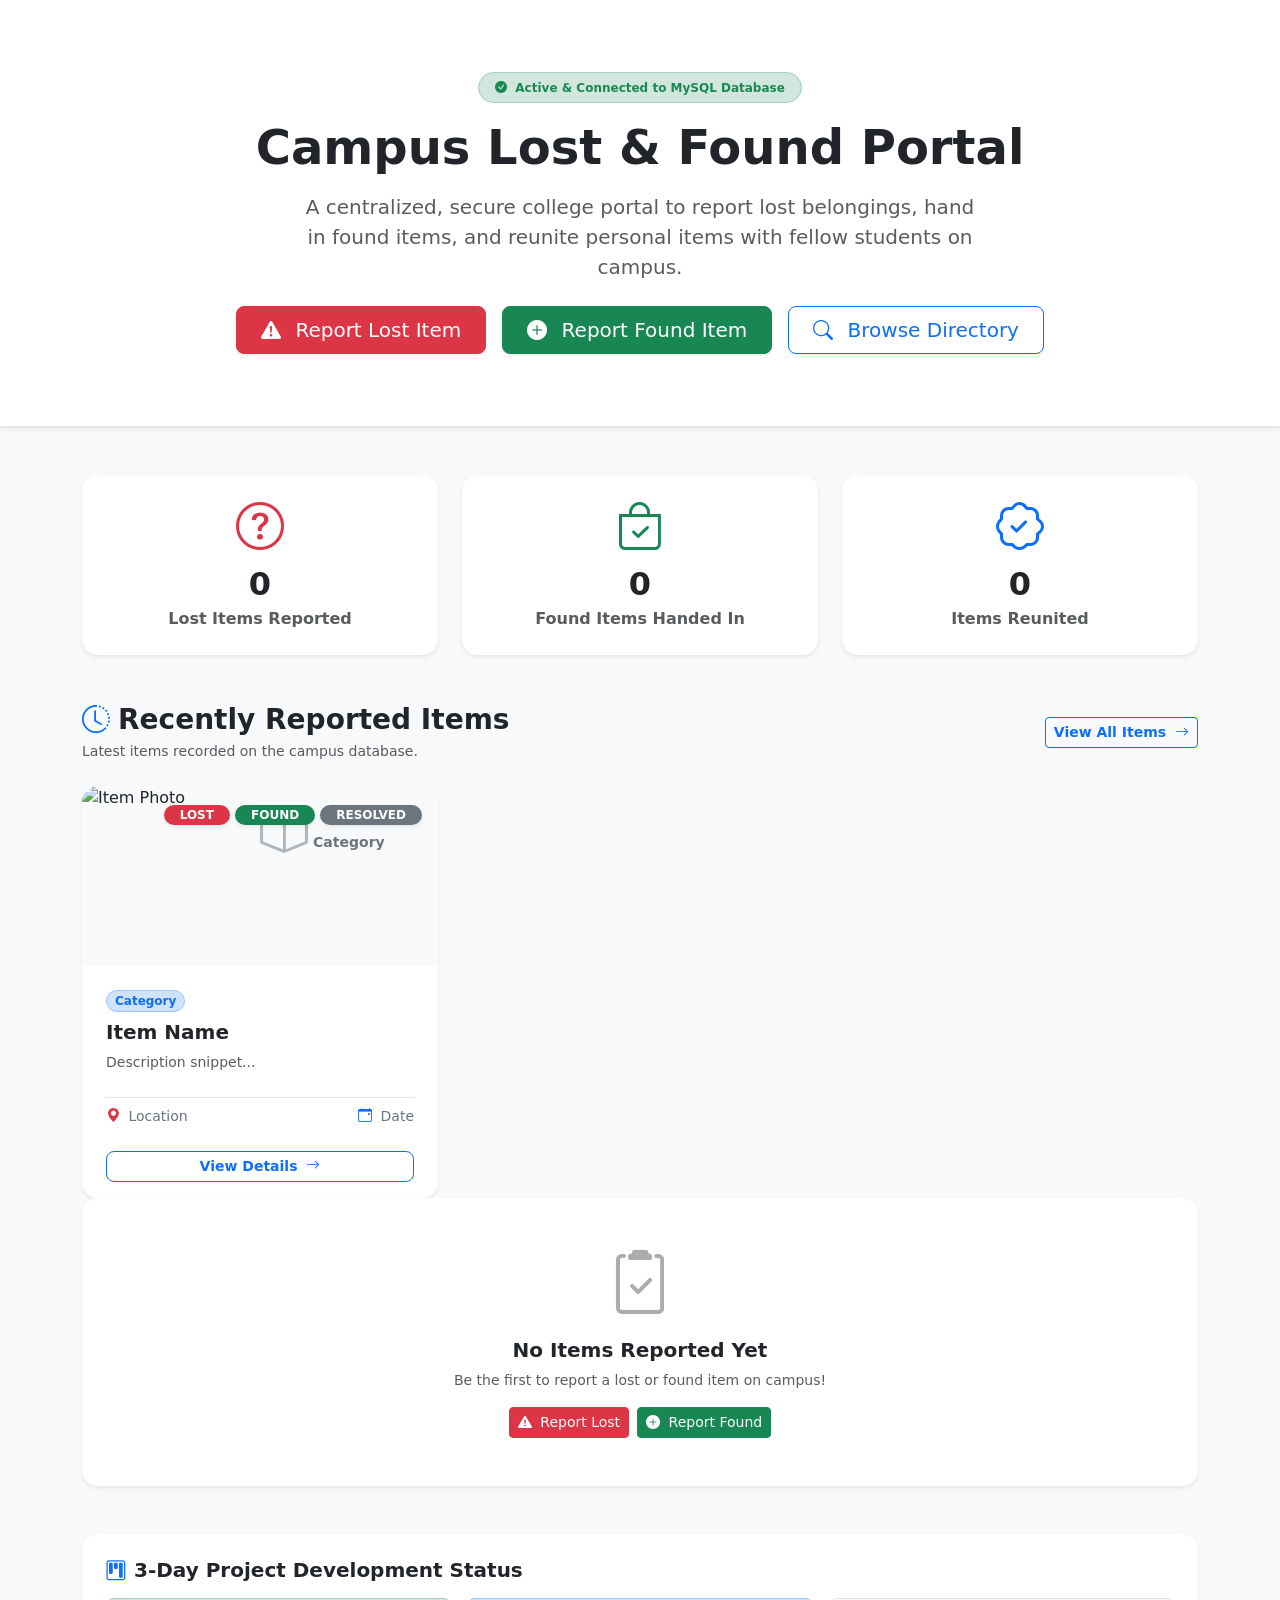
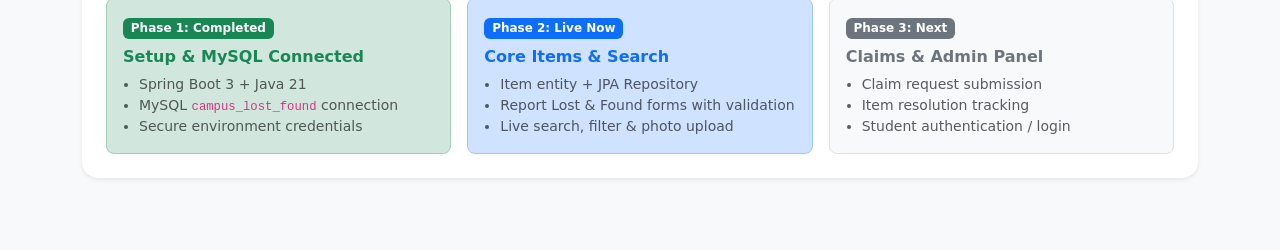
<file: src/main/resources/templates/index.html>
<!DOCTYPE html>
<html lang="en" xmlns:th="http://www.thymeleaf.org">
<head>
    <meta charset="UTF-8">
    <meta name="viewport" content="width=device-width, initial-scale=1.0">
    <title>Campus Lost &amp; Found Portal | Home</title>
    <!-- Bootstrap 5 CSS CDN -->
    <link href="https://cdn.jsdelivr.net/npm/bootstrap@5.3.3/dist/css/bootstrap.min.css" rel="stylesheet">
    <!-- Bootstrap Icons CDN -->
    <link href="https://cdn.jsdelivr.net/npm/bootstrap-icons@1.11.3/font/bootstrap-icons.min.css" rel="stylesheet">
    <link rel="stylesheet" th:href="@{/css/style.css}">
</head>
<body class="bg-light d-flex flex-column min-vh-100">

    <!-- Top Navigation Bar -->
    <nav th:replace="~{fragments/layout :: navbar}"></nav>

    <!-- Flash Alerts -->
    <div th:replace="~{fragments/layout :: alerts}"></div>

    <!-- Hero Banner -->
    <header class="py-5 bg-white border-bottom shadow-sm">
        <div class="container text-center py-4">
            <span class="badge bg-success-subtle text-success border border-success-subtle px-3 py-2 rounded-pill mb-3">
                <i class="bi bi-check-circle-fill me-1"></i> <span th:text="${projectStatus}">Active &amp; Connected to MySQL Database</span>
            </span>
            <h1 class="display-5 fw-bold text-dark mb-3">Campus Lost &amp; Found Portal</h1>
            <p class="lead text-muted mx-auto" style="max-width: 680px;">
                A centralized, secure college portal to report lost belongings, hand in found items, and reunite personal items with fellow students on campus.
            </p>
            <div class="d-flex justify-content-center gap-3 mt-4 flex-wrap">
                <a th:href="@{/items/report-lost}" class="btn btn-danger btn-lg px-4 shadow-sm">
                    <i class="bi bi-exclamation-triangle-fill me-2"></i> Report Lost Item
                </a>
                <a th:href="@{/items/report-found}" class="btn btn-success btn-lg px-4 shadow-sm">
                    <i class="bi bi-plus-circle-fill me-2"></i> Report Found Item
                </a>
                <a th:href="@{/items}" class="btn btn-outline-primary btn-lg px-4 shadow-sm">
                    <i class="bi bi-search me-2"></i> Browse Directory
                </a>
            </div>
        </div>
    </header>

    <!-- Quick Stats Section -->
    <main class="container my-5 flex-grow-1">
        <div class="row g-4 mb-5 text-center">
            <div class="col-md-4">
                <a th:href="@{/items/lost}" class="text-decoration-none">
                    <div class="card h-100 border-0 shadow-sm rounded-4 p-4 hover-lift">
                        <div class="text-danger mb-2">
                            <i class="bi bi-question-circle display-5"></i>
                        </div>
                        <h2 class="fw-bold mb-1 text-dark" th:text="${totalLost}">0</h2>
                        <span class="text-muted fw-semibold">Lost Items Reported</span>
                    </div>
                </a>
            </div>
            <div class="col-md-4">
                <a th:href="@{/items/found}" class="text-decoration-none">
                    <div class="card h-100 border-0 shadow-sm rounded-4 p-4 hover-lift">
                        <div class="text-success mb-2">
                            <i class="bi bi-bag-check display-5"></i>
                        </div>
                        <h2 class="fw-bold mb-1 text-dark" th:text="${totalFound}">0</h2>
                        <span class="text-muted fw-semibold">Found Items Handed In</span>
                    </div>
                </a>
            </div>
            <div class="col-md-4">
                <a th:href="@{/items(status='RESOLVED')}" class="text-decoration-none">
                    <div class="card h-100 border-0 shadow-sm rounded-4 p-4 hover-lift">
                        <div class="text-primary mb-2">
                            <i class="bi bi-patch-check display-5"></i>
                        </div>
                        <h2 class="fw-bold mb-1 text-dark" th:text="${totalResolved}">0</h2>
                        <span class="text-muted fw-semibold">Items Reunited</span>
                    </div>
                </a>
            </div>
        </div>

        <!-- Recently Reported Items Section -->
        <div class="mb-5">
            <div class="d-flex justify-content-between align-items-center mb-4 flex-wrap gap-2">
                <div>
                    <h3 class="fw-bold mb-1 d-flex align-items-center">
                        <i class="bi bi-clock-history me-2 text-primary"></i> Recently Reported Items
                    </h3>
                    <p class="text-muted mb-0 small">Latest items recorded on the campus database.</p>
                </div>
                <a th:href="@{/items}" class="btn btn-outline-primary btn-sm fw-semibold">
                    View All Items <i class="bi bi-arrow-right ms-1"></i>
                </a>
            </div>

            <div th:if="${recentItems != null and !recentItems.isEmpty()}" class="row row-cols-1 row-cols-md-2 row-cols-lg-3 g-4">
                <div class="col" th:each="item : ${recentItems}">
                    <div class="card h-100 border-0 shadow-sm rounded-4 overflow-hidden position-relative">
                        <!-- Image / Graphic placeholder -->
                        <div class="bg-light d-flex align-items-center justify-content-center" style="height: 180px; overflow: hidden; background-color: #f8f9fa;">
                            <img th:if="${item.imagePath != null and !#strings.isEmpty(item.imagePath)}"
                                 th:src="${item.imagePath}"
                                 alt="Item Photo"
                                 class="w-100 h-100 object-fit-cover"
                                 onerror="this.style.display='none'; this.nextElementSibling.style.display='flex';">
                            <div th:style="${item.imagePath != null and !#strings.isEmpty(item.imagePath)} ? 'display: none;' : 'display: flex;'"
                                 class="w-100 h-100 align-items-center justify-content-center flex-column text-muted py-3">
                                <i class="bi bi-box-seam display-5 mb-1 text-secondary opacity-50"></i>
                                <span class="small text-secondary fw-semibold" th:text="${item.category}">Category</span>
                            </div>
                        </div>

                        <!-- Status Badge -->
                        <div class="position-absolute top-0 end-0 m-3">
                            <span th:if="${item.status.name() == 'LOST'}" class="badge bg-danger shadow-sm px-3 py-1 rounded-pill">
                                LOST
                            </span>
                            <span th:if="${item.status.name() == 'FOUND'}" class="badge bg-success shadow-sm px-3 py-1 rounded-pill">
                                FOUND
                            </span>
                            <span th:if="${item.status.name() == 'RESOLVED'}" class="badge bg-secondary shadow-sm px-3 py-1 rounded-pill">
                                RESOLVED
                            </span>
                        </div>

                        <div class="card-body p-4 d-flex flex-column">
                            <span class="badge bg-primary-subtle text-primary border border-primary-subtle rounded-pill px-2 py-1 small align-self-start mb-2" th:text="${item.category}">
                                Category
                            </span>
                            <h5 class="card-title fw-bold text-dark text-truncate mb-2" th:text="${item.itemName}">
                                Item Name
                            </h5>
                            <p class="card-text text-muted small flex-grow-1 text-truncate" th:text="${item.description}">
                                Description snippet...
                            </p>
                            <div class="border-top pt-2 mt-2 text-secondary small d-flex justify-content-between">
                                <span><i class="bi bi-geo-alt-fill text-danger me-1"></i> <span th:text="${item.location}">Location</span></span>
                                <span><i class="bi bi-calendar-event text-primary me-1"></i> <span th:text="${#temporals.format(item.date, 'dd MMM')}">Date</span></span>
                            </div>
                        </div>

                        <div class="card-footer bg-white border-0 pt-0 pb-3 px-4">
                            <a th:href="@{'/items/' + ${item.id}}" class="btn btn-outline-primary btn-sm w-100 rounded-3 fw-semibold">
                                View Details <i class="bi bi-arrow-right ms-1"></i>
                            </a>
                        </div>
                    </div>
                </div>
            </div>

            <!-- Empty state for recent items -->
            <div th:if="${recentItems == null or recentItems.isEmpty()}" class="card border-0 shadow-sm rounded-4 p-5 text-center bg-white">
                <i class="bi bi-clipboard2-check display-3 text-muted opacity-50 mb-3 d-block"></i>
                <h5 class="fw-bold text-dark">No Items Reported Yet</h5>
                <p class="text-muted small mb-3">Be the first to report a lost or found item on campus!</p>
                <div class="d-flex justify-content-center gap-2">
                    <a th:href="@{/items/report-lost}" class="btn btn-danger btn-sm">
                        <i class="bi bi-exclamation-triangle-fill me-1"></i> Report Lost
                    </a>
                    <a th:href="@{/items/report-found}" class="btn btn-success btn-sm">
                        <i class="bi bi-plus-circle-fill me-1"></i> Report Found
                    </a>
                </div>
            </div>
        </div>

        <!-- 3-Day Development Roadmap Card -->
        <div class="card border-0 shadow-sm rounded-4 p-4 mb-4 bg-white">
            <h5 class="fw-bold mb-3 d-flex align-items-center">
                <i class="bi bi-kanban me-2 text-primary"></i> 3-Day Project Development Status
            </h5>
            <div class="row g-3">
                <div class="col-md-4">
                    <div class="p-3 border rounded-3 bg-success-subtle border-success-subtle h-100">
                        <span class="badge bg-success mb-2">Phase 1: Completed</span>
                        <h6 class="fw-bold text-success">Setup &amp; MySQL Connected</h6>
                        <ul class="small text-muted mb-0 ps-3">
                            <li>Spring Boot 3 + Java 21</li>
                            <li>MySQL <code>campus_lost_found</code> connection</li>
                            <li>Secure environment credentials</li>
                        </ul>
                    </div>
                </div>
                <div class="col-md-4">
                    <div class="p-3 border rounded-3 bg-primary-subtle border-primary-subtle h-100">
                        <span class="badge bg-primary mb-2">Phase 2: Live Now</span>
                        <h6 class="fw-bold text-primary">Core Items &amp; Search</h6>
                        <ul class="small text-muted mb-0 ps-3">
                            <li>Item entity + JPA Repository</li>
                            <li>Report Lost &amp; Found forms with validation</li>
                            <li>Live search, filter &amp; photo upload</li>
                        </ul>
                    </div>
                </div>
                <div class="col-md-4">
                    <div class="p-3 border rounded-3 bg-light h-100">
                        <span class="badge bg-secondary mb-2">Phase 3: Next</span>
                        <h6 class="fw-bold text-secondary">Claims &amp; Admin Panel</h6>
                        <ul class="small text-muted mb-0 ps-3">
                            <li>Claim request submission</li>
                            <li>Item resolution tracking</li>
                            <li>Student authentication / login</li>
                        </ul>
                    </div>
                </div>
            </div>
        </div>

    </main>

    <!-- Footer -->
    <footer th:replace="~{fragments/layout :: footer}"></footer>

    <!-- Bootstrap 5 Bundle JS CDN -->
    <script src="https://cdn.jsdelivr.net/npm/bootstrap@5.3.3/dist/js/bootstrap.bundle.min.js"></script>
</body>
</html>
</file>
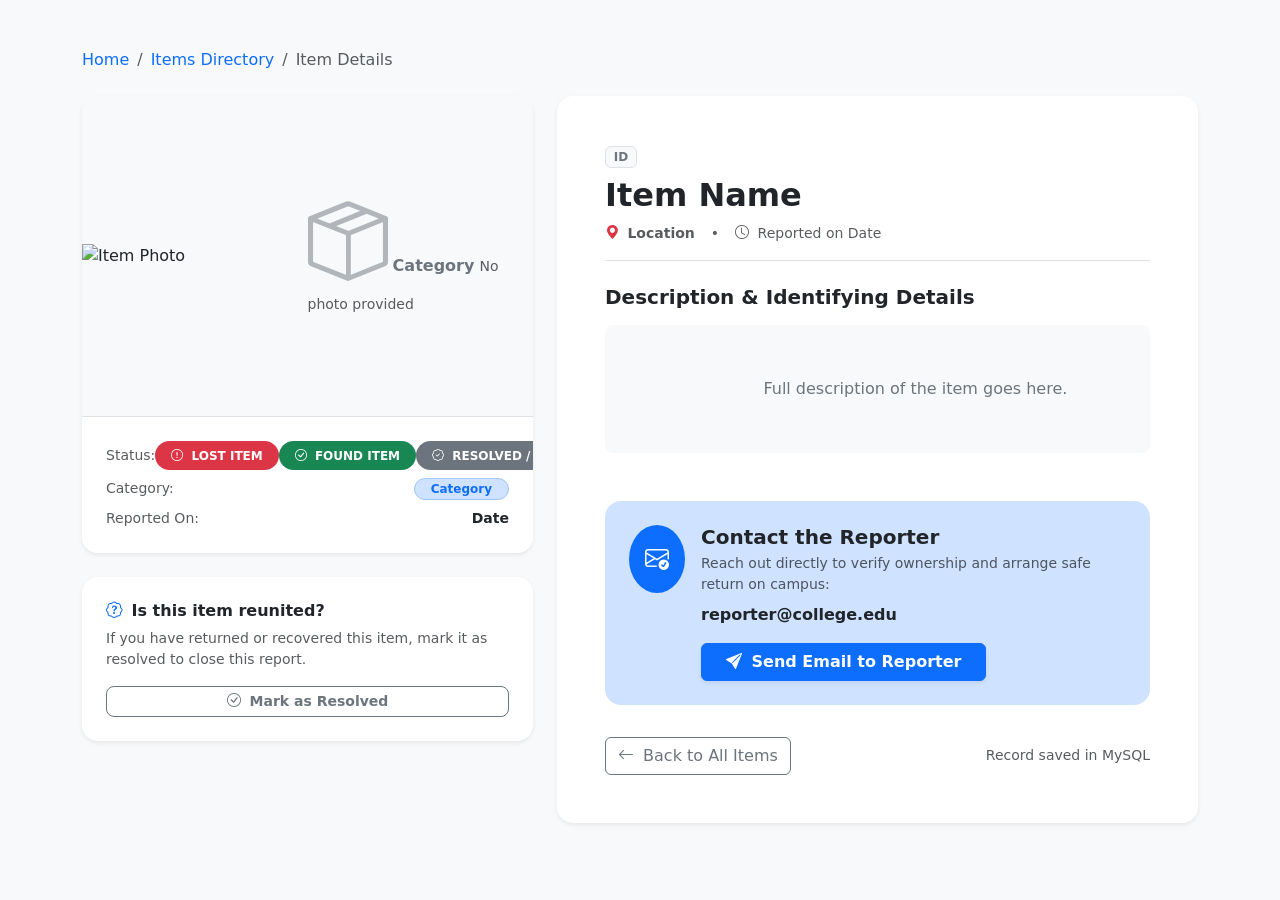
<file: src/main/resources/templates/items/detail.html>
<!DOCTYPE html>
<html lang="en" xmlns:th="http://www.thymeleaf.org">
<head>
    <meta charset="UTF-8">
    <meta name="viewport" content="width=device-width, initial-scale=1.0">
    <title th:text="${item.itemName} + ' | Campus Lost & Found'">Item Details</title>
    <!-- Bootstrap 5 CSS CDN -->
    <link href="https://cdn.jsdelivr.net/npm/bootstrap@5.3.3/dist/css/bootstrap.min.css" rel="stylesheet">
    <!-- Bootstrap Icons CDN -->
    <link href="https://cdn.jsdelivr.net/npm/bootstrap-icons@1.11.3/font/bootstrap-icons.min.css" rel="stylesheet">
    <link rel="stylesheet" th:href="@{/css/style.css}">
</head>
<body class="bg-light d-flex flex-column min-vh-100">

    <!-- Top Navigation Bar -->
    <nav th:replace="~{fragments/layout :: navbar}"></nav>

    <!-- Flash Alerts -->
    <div th:replace="~{fragments/layout :: alerts}"></div>

    <!-- Main Container -->
    <main class="container my-5 flex-grow-1">

        <!-- Navigation Breadcrumb -->
        <nav aria-label="breadcrumb" class="mb-4">
            <ol class="breadcrumb">
                <li class="breadcrumb-item"><a th:href="@{/}" class="text-decoration-none">Home</a></li>
                <li class="breadcrumb-item"><a th:href="@{/items}" class="text-decoration-none">Items Directory</a></li>
                <li class="breadcrumb-item active" aria-current="page" th:text="${item.itemName}">Item Details</li>
            </ol>
        </nav>

        <div class="row g-4">

            <!-- Left Column: Item Image & Status Summary -->
            <div class="col-lg-5">
                <div class="card border-0 shadow-sm rounded-4 overflow-hidden mb-4">
                    <div class="bg-light d-flex align-items-center justify-content-center" style="min-height: 320px; max-height: 400px; overflow: hidden; background-color: #f1f5f9;">
                        <img th:if="${item.imagePath != null and !#strings.isEmpty(item.imagePath)}"
                             th:src="${item.imagePath}"
                             alt="Item Photo"
                             class="w-100 h-100 object-fit-contain"
                             onerror="this.style.display='none'; this.nextElementSibling.style.display='flex';">
                        <div th:style="${item.imagePath != null and !#strings.isEmpty(item.imagePath)} ? 'display: none;' : 'display: flex;'"
                             class="w-100 h-100 align-items-center justify-content-center flex-column text-muted py-5">
                            <i class="bi bi-box-seam display-1 mb-2 text-secondary opacity-50"></i>
                            <span class="fw-semibold text-secondary" th:text="${item.category}">Category</span>
                            <span class="small text-muted">No photo provided</span>
                        </div>
                    </div>
                    <div class="card-body p-4 bg-white border-top">
                        <div class="d-flex justify-content-between align-items-center mb-2">
                            <span class="text-muted small">Status:</span>
                            <span th:if="${item.status.name() == 'LOST'}" class="badge bg-danger px-3 py-2 rounded-pill fs-7">
                                <i class="bi bi-exclamation-circle me-1"></i> LOST ITEM
                            </span>
                            <span th:if="${item.status.name() == 'FOUND'}" class="badge bg-success px-3 py-2 rounded-pill fs-7">
                                <i class="bi bi-check-circle me-1"></i> FOUND ITEM
                            </span>
                            <span th:if="${item.status.name() == 'RESOLVED'}" class="badge bg-secondary px-3 py-2 rounded-pill fs-7">
                                <i class="bi bi-patch-check me-1"></i> RESOLVED / REUNITED
                            </span>
                        </div>
                        <div class="d-flex justify-content-between align-items-center mb-2">
                            <span class="text-muted small">Category:</span>
                            <span class="badge bg-primary-subtle text-primary border border-primary-subtle px-3 py-1 rounded-pill" th:text="${item.category}">
                                Category
                            </span>
                        </div>
                        <div class="d-flex justify-content-between align-items-center">
                            <span class="text-muted small">Reported On:</span>
                            <span class="fw-semibold text-dark small" th:text="${#temporals.format(item.date, 'EEEE, dd MMMM yyyy')}">
                                Date
                            </span>
                        </div>
                    </div>
                </div>

                <!-- Resolve Action Card -->
                <div th:if="${item.status.name() != 'RESOLVED'}" class="card border-0 shadow-sm rounded-4 p-4 bg-white">
                    <h6 class="fw-bold text-dark mb-2">
                        <i class="bi bi-patch-question me-1 text-primary"></i> Is this item reunited?
                    </h6>
                    <p class="text-muted small mb-3">
                        If you have returned or recovered this item, mark it as resolved to close this report.
                    </p>
                    <form th:action="@{'/items/' + ${item.id} + '/resolve'}" method="post">
                        <button type="submit" class="btn btn-outline-secondary w-100 rounded-3 btn-sm fw-semibold"
                                onclick="return confirm('Are you sure you want to mark this item as RESOLVED?');">
                            <i class="bi bi-check-circle me-1"></i> Mark as Resolved
                        </button>
                    </form>
                </div>
            </div>

            <!-- Right Column: Item Information & Contact Reporter -->
            <div class="col-lg-7">
                <div class="card border-0 shadow-sm rounded-4 p-4 p-md-5 bg-white h-100 d-flex flex-column">

                    <!-- Title -->
                    <div class="border-bottom pb-3 mb-4">
                        <span class="badge bg-light text-secondary border mb-2" th:text="'Report ID #' + ${item.id}">ID</span>
                        <h2 class="fw-bold text-dark mb-2" th:text="${item.itemName}">Item Name</h2>
                        <div class="d-flex align-items-center text-muted small gap-3 flex-wrap">
                            <span><i class="bi bi-geo-alt-fill text-danger me-1"></i> <strong th:text="${item.location}">Location</strong></span>
                            <span>&bull;</span>
                            <span><i class="bi bi-clock me-1"></i> Reported on <span th:text="${#temporals.format(item.date, 'dd MMM yyyy')}">Date</span></span>
                        </div>
                    </div>

                    <!-- Full Description -->
                    <div class="mb-5 flex-grow-1">
                        <h5 class="fw-bold text-dark mb-3">Description &amp; Identifying Details</h5>
                        <div class="p-3 bg-light rounded-3 text-secondary lh-lg" style="white-space: pre-wrap;" th:text="${item.description}">
                            Full description of the item goes here.
                        </div>
                    </div>

                    <!-- Contact & Communication Box -->
                    <div class="card bg-primary-subtle border-0 rounded-4 p-4 mb-4">
                        <div class="d-flex align-items-start">
                            <div class="bg-primary text-white p-3 rounded-circle me-3">
                                <i class="bi bi-envelope-check fs-4"></i>
                            </div>
                            <div class="flex-grow-1">
                                <h5 class="fw-bold text-dark mb-1">Contact the Reporter</h5>
                                <p class="text-muted small mb-2">
                                    Reach out directly to verify ownership and arrange safe return on campus:
                                </p>
                                <div class="d-flex align-items-center gap-2 mb-3">
                                    <strong class="text-dark" th:text="${item.contactEmail}">reporter@college.edu</strong>
                                </div>
                                <a th:href="'mailto:' + ${item.contactEmail} + '?subject=' + ${#uris.escapePathSegment('Regarding ' + item.status + ' item: ' + item.itemName)}"
                                   class="btn btn-primary px-4 fw-semibold shadow-sm">
                                    <i class="bi bi-send-fill me-1"></i> Send Email to Reporter
                                </a>
                            </div>
                        </div>
                    </div>

                    <!-- Bottom Nav -->
                    <div class="d-flex justify-content-between align-items-center pt-2">
                        <a th:href="@{/items}" class="btn btn-outline-secondary">
                            <i class="bi bi-arrow-left me-1"></i> Back to All Items
                        </a>
                        <span class="text-muted small">Record saved in MySQL</span>
                    </div>

                </div>
            </div>

        </div>

    </main>

    <!-- Footer -->
    <footer th:replace="~{fragments/layout :: footer}"></footer>

    <!-- Bootstrap 5 JS CDN -->
    <script src="https://cdn.jsdelivr.net/npm/bootstrap@5.3.3/dist/js/bootstrap.bundle.min.js"></script>
</body>
</html>
</file>
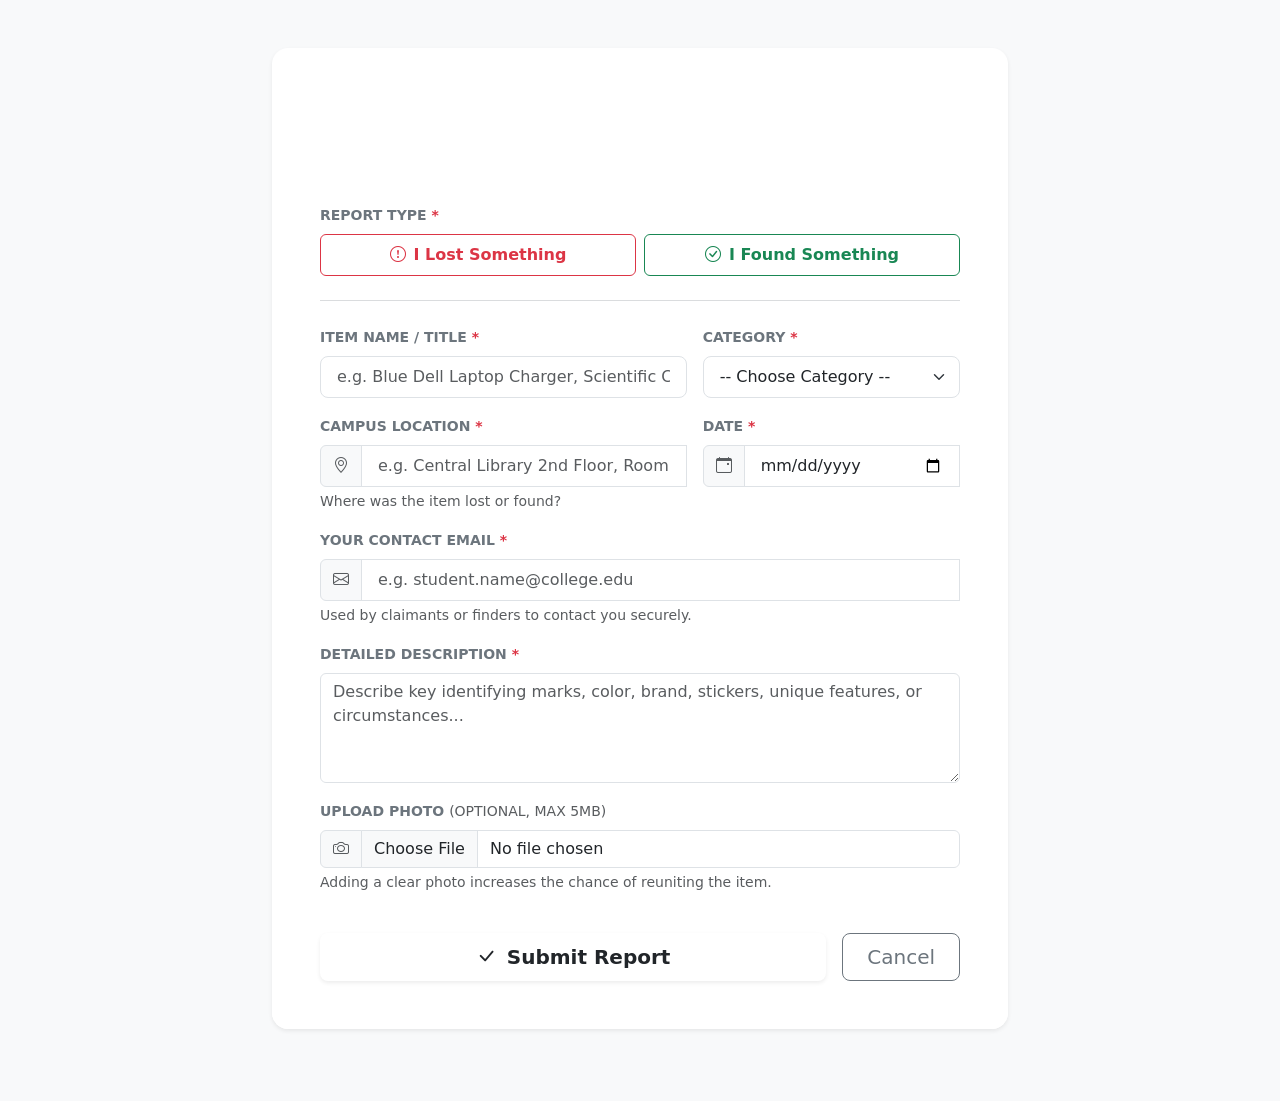
<file: src/main/resources/templates/items/form.html>
<!DOCTYPE html>
<html lang="en" xmlns:th="http://www.thymeleaf.org">
<head>
    <meta charset="UTF-8">
    <meta name="viewport" content="width=device-width, initial-scale=1.0">
    <title th:text="${formTitle} + ' | Campus Lost & Found'">Report Item</title>
    <!-- Bootstrap 5 CSS CDN -->
    <link href="https://cdn.jsdelivr.net/npm/bootstrap@5.3.3/dist/css/bootstrap.min.css" rel="stylesheet">
    <!-- Bootstrap Icons CDN -->
    <link href="https://cdn.jsdelivr.net/npm/bootstrap-icons@1.11.3/font/bootstrap-icons.min.css" rel="stylesheet">
    <link rel="stylesheet" th:href="@{/css/style.css}">
</head>
<body class="bg-light d-flex flex-column min-vh-100">

    <!-- Top Navigation Bar -->
    <nav th:replace="~{fragments/layout :: navbar}"></nav>

    <!-- Flash Alerts -->
    <div th:replace="~{fragments/layout :: alerts}"></div>

    <!-- Main Container -->
    <main class="container my-5 flex-grow-1">
        <div class="row justify-content-center">
            <div class="col-lg-8 col-md-10">

                <!-- Form Header Card -->
                <div class="card border-0 shadow-sm rounded-4 mb-4 overflow-hidden">
                    <div class="p-4 text-white"
                         th:classappend="${formType == 'FOUND'} ? 'bg-success' : 'bg-danger'">
                        <div class="d-flex align-items-center">
                            <i th:if="${formType == 'FOUND'}" class="bi bi-patch-plus display-6 me-3"></i>
                            <i th:if="${formType != 'FOUND'}" class="bi bi-exclamation-triangle-fill display-6 me-3"></i>
                            <div>
                                <h3 class="fw-bold mb-1" th:text="${formTitle}">Report an Item</h3>
                                <p class="mb-0 opacity-75 small" th:text="${formSubtitle}">
                                    Fill in the details below. All records are saved permanently in MySQL.
                                </p>
                            </div>
                        </div>
                    </div>

                    <!-- Form Body -->
                    <div class="card-body p-4 p-md-5 bg-white">
                        <form th:action="@{/items/report}" th:object="${item}" method="post" enctype="multipart/form-data" novalidate>

                            <!-- Hidden ID if editing -->
                            <input type="hidden" th:field="*{id}">

                            <!-- Form Status Selector (Lost vs Found) -->
                            <div class="mb-4">
                                <label class="form-label fw-bold small text-uppercase text-secondary">
                                    Report Type <span class="text-danger">*</span>
                                </label>
                                <div class="row g-2">
                                    <div class="col-6">
                                        <input type="radio" class="btn-check" th:field="*{status}" id="statusLost" value="LOST">
                                        <label class="btn btn-outline-danger w-100 py-2 fw-semibold d-flex align-items-center justify-content-center" for="statusLost">
                                            <i class="bi bi-exclamation-circle me-2"></i> I Lost Something
                                        </label>
                                    </div>
                                    <div class="col-6">
                                        <input type="radio" class="btn-check" th:field="*{status}" id="statusFound" value="FOUND">
                                        <label class="btn btn-outline-success w-100 py-2 fw-semibold d-flex align-items-center justify-content-center" for="statusFound">
                                            <i class="bi bi-check-circle me-2"></i> I Found Something
                                        </label>
                                    </div>
                                </div>
                                <div th:if="${#fields.hasErrors('status')}" th:errors="*{status}" class="text-danger small mt-1"></div>
                            </div>

                            <hr class="text-secondary my-4 opacity-25">

                            <!-- Item Name & Category -->
                            <div class="row g-3 mb-3">
                                <div class="col-md-7">
                                    <label for="itemName" class="form-label fw-bold small text-uppercase text-secondary">
                                        Item Name / Title <span class="text-danger">*</span>
                                    </label>
                                    <input type="text" id="itemName" th:field="*{itemName}" class="form-control form-control-lg fs-6"
                                           th:classappend="${#fields.hasErrors('itemName')} ? 'is-invalid' : ''"
                                           placeholder="e.g. Blue Dell Laptop Charger, Scientific Calculator fx-991EX">
                                    <div th:if="${#fields.hasErrors('itemName')}" th:errors="*{itemName}" class="invalid-feedback"></div>
                                </div>

                                <div class="col-md-5">
                                    <label for="category" class="form-label fw-bold small text-uppercase text-secondary">
                                        Category <span class="text-danger">*</span>
                                    </label>
                                    <select id="category" th:field="*{category}" class="form-select form-select-lg fs-6"
                                            th:classappend="${#fields.hasErrors('category')} ? 'is-invalid' : ''">
                                        <option value="">-- Choose Category --</option>
                                        <option th:each="cat : ${categories}" th:value="${cat}" th:text="${cat}"></option>
                                    </select>
                                    <div th:if="${#fields.hasErrors('category')}" th:errors="*{category}" class="invalid-feedback"></div>
                                </div>
                            </div>

                            <!-- Location & Date -->
                            <div class="row g-3 mb-3">
                                <div class="col-md-7">
                                    <label for="location" class="form-label fw-bold small text-uppercase text-secondary">
                                        Campus Location <span class="text-danger">*</span>
                                    </label>
                                    <div class="input-group">
                                        <span class="input-group-text bg-light text-muted"><i class="bi bi-geo-alt"></i></span>
                                        <input type="text" id="location" th:field="*{location}" class="form-control form-control-lg fs-6"
                                               th:classappend="${#fields.hasErrors('location')} ? 'is-invalid' : ''"
                                               placeholder="e.g. Central Library 2nd Floor, Room 204, Cafeteria">
                                        <div th:if="${#fields.hasErrors('location')}" th:errors="*{location}" class="invalid-feedback"></div>
                                    </div>
                                    <div class="form-text small">Where was the item lost or found?</div>
                                </div>

                                <div class="col-md-5">
                                    <label for="date" class="form-label fw-bold small text-uppercase text-secondary">
                                        Date <span class="text-danger">*</span>
                                    </label>
                                    <div class="input-group">
                                        <span class="input-group-text bg-light text-muted"><i class="bi bi-calendar-event"></i></span>
                                        <input type="date" id="date" th:field="*{date}" class="form-control form-control-lg fs-6"
                                               th:classappend="${#fields.hasErrors('date')} ? 'is-invalid' : ''">
                                        <div th:if="${#fields.hasErrors('date')}" th:errors="*{date}" class="invalid-feedback"></div>
                                    </div>
                                </div>
                            </div>

                            <!-- Contact Email -->
                            <div class="mb-3">
                                <label for="contactEmail" class="form-label fw-bold small text-uppercase text-secondary">
                                    Your Contact Email <span class="text-danger">*</span>
                                </label>
                                <div class="input-group">
                                    <span class="input-group-text bg-light text-muted"><i class="bi bi-envelope"></i></span>
                                    <input type="email" id="contactEmail" th:field="*{contactEmail}" class="form-control form-control-lg fs-6"
                                           th:classappend="${#fields.hasErrors('contactEmail')} ? 'is-invalid' : ''"
                                           placeholder="e.g. student.name@college.edu">
                                    <div th:if="${#fields.hasErrors('contactEmail')}" th:errors="*{contactEmail}" class="invalid-feedback"></div>
                                </div>
                                <div class="form-text small">Used by claimants or finders to contact you securely.</div>
                            </div>

                            <!-- Description -->
                            <div class="mb-3">
                                <label for="description" class="form-label fw-bold small text-uppercase text-secondary">
                                    Detailed Description <span class="text-danger">*</span>
                                </label>
                                <textarea id="description" th:field="*{description}" rows="4" class="form-control fs-6"
                                          th:classappend="${#fields.hasErrors('description')} ? 'is-invalid' : ''"
                                          placeholder="Describe key identifying marks, color, brand, stickers, unique features, or circumstances..."></textarea>
                                <div th:if="${#fields.hasErrors('description')}" th:errors="*{description}" class="invalid-feedback"></div>
                            </div>

                            <!-- Image Upload -->
                            <div class="mb-4">
                                <label for="imageFile" class="form-label fw-bold small text-uppercase text-secondary">
                                    Upload Photo <span class="text-muted fw-normal">(Optional, max 5MB)</span>
                                </label>
                                <div class="input-group">
                                    <span class="input-group-text bg-light text-muted"><i class="bi bi-camera"></i></span>
                                    <input type="file" id="imageFile" name="image" class="form-control fs-6" accept="image/png, image/jpeg, image/webp">
                                </div>
                                <div class="form-text small">Adding a clear photo increases the chance of reuniting the item.</div>
                            </div>

                            <!-- Submission buttons -->
                            <div class="d-flex gap-3 pt-3">
                                <button type="submit" class="btn btn-lg px-4 flex-grow-1 fw-bold shadow-sm"
                                        th:classappend="${formType == 'FOUND'} ? 'btn-success' : 'btn-danger'">
                                    <i class="bi bi-check-lg me-1"></i> Submit Report
                                </button>
                                <a th:href="@{/items}" class="btn btn-outline-secondary btn-lg px-4">
                                    Cancel
                                </a>
                            </div>

                        </form>
                    </div>
                </div>

            </div>
        </div>
    </main>

    <!-- Footer -->
    <footer th:replace="~{fragments/layout :: footer}"></footer>

    <!-- Bootstrap 5 JS CDN -->
    <script src="https://cdn.jsdelivr.net/npm/bootstrap@5.3.3/dist/js/bootstrap.bundle.min.js"></script>
</body>
</html>
</file>
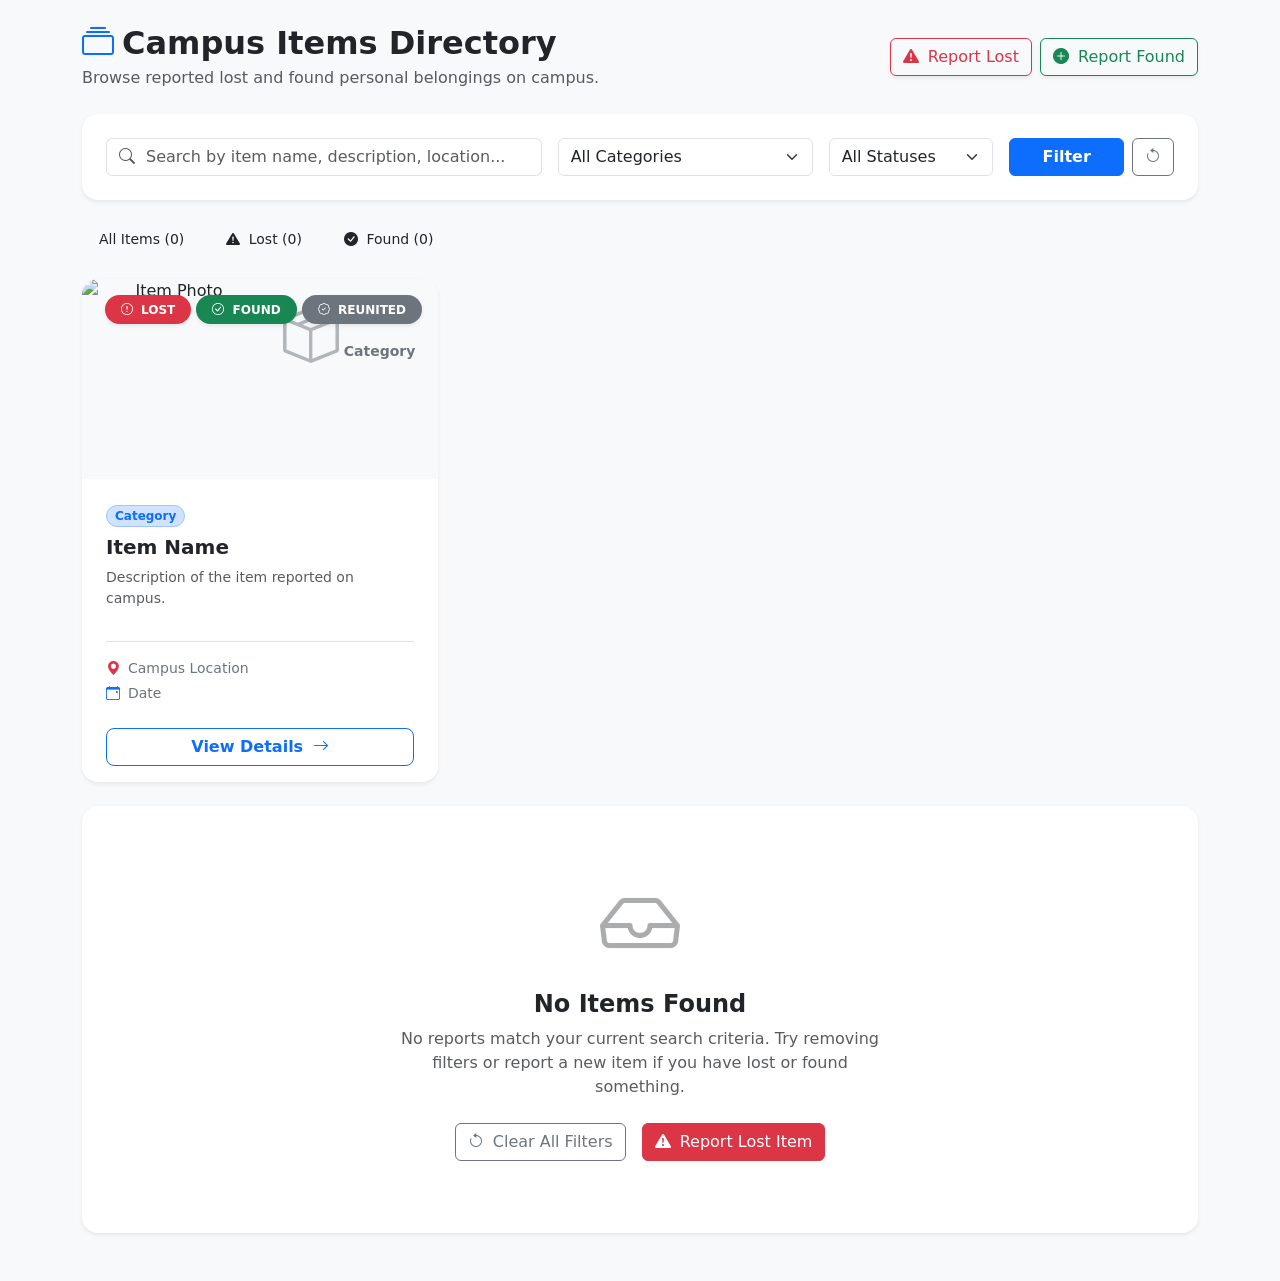
<file: src/main/resources/templates/items/list.html>
<!DOCTYPE html>
<html lang="en" xmlns:th="http://www.thymeleaf.org">
<head>
    <meta charset="UTF-8">
    <meta name="viewport" content="width=device-width, initial-scale=1.0">
    <title>Browse Campus Items | Campus Lost &amp; Found</title>
    <!-- Bootstrap 5 CSS CDN -->
    <link href="https://cdn.jsdelivr.net/npm/bootstrap@5.3.3/dist/css/bootstrap.min.css" rel="stylesheet">
    <!-- Bootstrap Icons CDN -->
    <link href="https://cdn.jsdelivr.net/npm/bootstrap-icons@1.11.3/font/bootstrap-icons.min.css" rel="stylesheet">
    <link rel="stylesheet" th:href="@{/css/style.css}">
</head>
<body class="bg-light d-flex flex-column min-vh-100">

    <!-- Top Navigation Bar -->
    <nav th:replace="~{fragments/layout :: navbar}"></nav>

    <!-- Flash Alerts -->
    <div th:replace="~{fragments/layout :: alerts}"></div>

    <!-- Main Container -->
    <main class="container my-4 flex-grow-1">

        <!-- Header / Banner -->
        <div class="d-flex flex-wrap justify-content-between align-items-center mb-4 gap-3">
            <div>
                <h2 class="fw-bold mb-1 d-flex align-items-center">
                    <i class="bi bi-collection me-2 text-primary"></i> Campus Items Directory
                </h2>
                <p class="text-muted mb-0">Browse reported lost and found personal belongings on campus.</p>
            </div>
            <div class="d-flex gap-2">
                <a th:href="@{/items/report-lost}" class="btn btn-outline-danger shadow-sm">
                    <i class="bi bi-exclamation-triangle-fill me-1"></i> Report Lost
                </a>
                <a th:href="@{/items/report-found}" class="btn btn-outline-success shadow-sm">
                    <i class="bi bi-plus-circle-fill me-1"></i> Report Found
                </a>
            </div>
        </div>

        <!-- Filter & Search Toolbar -->
        <div class="card border-0 shadow-sm rounded-4 mb-4">
            <div class="card-body p-3 p-md-4">
                <form th:action="@{/items}" method="get" class="row g-3 align-items-center">
                    <!-- Search by keyword -->
                    <div class="col-md-5">
                        <div class="input-group">
                            <span class="input-group-text bg-white border-end-0 text-muted">
                                <i class="bi bi-search"></i>
                            </span>
                            <input type="text" name="keyword" th:value="${keyword}" class="form-control border-start-0 ps-0" placeholder="Search by item name, description, location...">
                        </div>
                    </div>

                    <!-- Filter by Category -->
                    <div class="col-md-3">
                        <select name="category" class="form-select">
                            <option value="">All Categories</option>
                            <option th:each="cat : ${categories}" th:value="${cat}" th:text="${cat}" th:selected="${cat == selectedCategory}"></option>
                        </select>
                    </div>

                    <!-- Filter by Status -->
                    <div class="col-md-2">
                        <select name="status" class="form-select">
                            <option value="">All Statuses</option>
                            <option value="LOST" th:selected="${selectedStatus != null and selectedStatus.name() == 'LOST'}">LOST</option>
                            <option value="FOUND" th:selected="${selectedStatus != null and selectedStatus.name() == 'FOUND'}">FOUND</option>
                            <option value="RESOLVED" th:selected="${selectedStatus != null and selectedStatus.name() == 'RESOLVED'}">RESOLVED</option>
                        </select>
                    </div>

                    <!-- Action buttons -->
                    <div class="col-md-2 d-flex gap-2">
                        <button type="submit" class="btn btn-primary w-100 fw-semibold">
                            Filter
                        </button>
                        <a th:href="@{/items}" class="btn btn-outline-secondary" title="Reset Filters">
                            <i class="bi bi-arrow-counterclockwise"></i>
                        </a>
                    </div>
                </form>
            </div>
        </div>

        <!-- Status Quick Pills -->
        <div class="d-flex gap-2 mb-4 flex-wrap">
            <a th:href="@{/items}" class="btn btn-sm rounded-pill px-3"
               th:classappend="${selectedStatus == null} ? 'btn-dark' : 'btn-outline-secondary'">
                All Items (<span th:text="${totalLost + totalFound + totalResolved}">0</span>)
            </a>
            <a th:href="@{/items/lost}" class="btn btn-sm rounded-pill px-3"
               th:classappend="${selectedStatus != null and selectedStatus.name() == 'LOST'} ? 'btn-danger' : 'btn-outline-danger'">
                <i class="bi bi-exclamation-triangle-fill me-1"></i> Lost (<span th:text="${totalLost}">0</span>)
            </a>
            <a th:href="@{/items/found}" class="btn btn-sm rounded-pill px-3"
               th:classappend="${selectedStatus != null and selectedStatus.name() == 'FOUND'} ? 'btn-success' : 'btn-outline-success'">
                <i class="bi bi-check-circle-fill me-1"></i> Found (<span th:text="${totalFound}">0</span>)
            </a>
        </div>

        <!-- Items Grid -->
        <div th:if="${items != null and !items.isEmpty()}" class="row row-cols-1 row-cols-md-2 row-cols-lg-3 g-4">
            <div class="col" th:each="item : ${items}">
                <div class="card h-100 border-0 shadow-sm rounded-4 overflow-hidden position-relative item-card">

                    <!-- Image or Category Graphic -->
                    <div class="item-img-container bg-light d-flex align-items-center justify-content-center text-center" style="height: 200px; overflow: hidden; background-color: #f8f9fa;">
                        <img th:if="${item.imagePath != null and !#strings.isEmpty(item.imagePath)}"
                             th:src="${item.imagePath}"
                             alt="Item Photo"
                             class="w-100 h-100 object-fit-cover"
                             onerror="this.style.display='none'; this.nextElementSibling.style.display='flex';">
                        <div th:style="${item.imagePath != null and !#strings.isEmpty(item.imagePath)} ? 'display: none;' : 'display: flex;'"
                             class="w-100 h-100 align-items-center justify-content-center flex-column text-muted py-4">
                            <i class="bi bi-box-seam display-4 mb-2 text-secondary opacity-50"></i>
                            <span class="small text-secondary fw-semibold" th:text="${item.category}">Category</span>
                        </div>
                    </div>

                    <!-- Status Ribbon Badge -->
                    <div class="position-absolute top-0 end-0 m-3">
                        <span th:if="${item.status.name() == 'LOST'}" class="badge bg-danger shadow-sm px-3 py-2 rounded-pill fs-7">
                            <i class="bi bi-exclamation-circle me-1"></i> LOST
                        </span>
                        <span th:if="${item.status.name() == 'FOUND'}" class="badge bg-success shadow-sm px-3 py-2 rounded-pill fs-7">
                            <i class="bi bi-check-circle me-1"></i> FOUND
                        </span>
                        <span th:if="${item.status.name() == 'RESOLVED'}" class="badge bg-secondary shadow-sm px-3 py-2 rounded-pill fs-7">
                            <i class="bi bi-patch-check me-1"></i> REUNITED
                        </span>
                    </div>

                    <!-- Card Body -->
                    <div class="card-body d-flex flex-column p-4">
                        <div class="mb-2">
                            <span class="badge bg-primary-subtle text-primary border border-primary-subtle rounded-pill px-2 py-1 small" th:text="${item.category}">
                                Category
                            </span>
                        </div>
                        <h5 class="card-title fw-bold text-dark text-truncate mb-2" th:text="${item.itemName}" th:title="${item.itemName}">
                            Item Name
                        </h5>
                        <p class="card-text text-muted small flex-grow-1 line-clamp-2" th:text="${item.description}">
                            Description of the item reported on campus.
                        </p>

                        <!-- Meta Info -->
                        <div class="border-top pt-3 mt-3 text-secondary small">
                            <div class="d-flex align-items-center mb-1 text-truncate">
                                <i class="bi bi-geo-alt-fill text-danger me-2"></i>
                                <span class="text-truncate" th:text="${item.location}">Campus Location</span>
                            </div>
                            <div class="d-flex align-items-center">
                                <i class="bi bi-calendar-event text-primary me-2"></i>
                                <span th:text="${#temporals.format(item.date, 'dd MMM yyyy')}">Date</span>
                            </div>
                        </div>
                    </div>

                    <!-- Card Footer Action -->
                    <div class="card-footer bg-white border-0 pt-0 pb-3 px-4">
                        <a th:href="@{'/items/' + ${item.id}}" class="btn btn-outline-primary w-100 rounded-3 fw-semibold">
                            View Details <i class="bi bi-arrow-right ms-1"></i>
                        </a>
                    </div>
                </div>
            </div>
        </div>

        <!-- Empty State -->
        <div th:if="${items == null or items.isEmpty()}" class="card border-0 shadow-sm rounded-4 p-5 text-center my-4">
            <div class="py-4">
                <i class="bi bi-inbox display-1 text-muted opacity-50 mb-3 d-block"></i>
                <h4 class="fw-bold text-dark">No Items Found</h4>
                <p class="text-muted mx-auto" style="max-width: 480px;">
                    No reports match your current search criteria. Try removing filters or report a new item if you have lost or found something.
                </p>
                <div class="d-flex justify-content-center gap-3 mt-4">
                    <a th:href="@{/items}" class="btn btn-outline-secondary">
                        <i class="bi bi-arrow-counterclockwise me-1"></i> Clear All Filters
                    </a>
                    <a th:href="@{/items/report-lost}" class="btn btn-danger">
                        <i class="bi bi-exclamation-triangle-fill me-1"></i> Report Lost Item
                    </a>
                </div>
            </div>
        </div>

    </main>

    <!-- Footer -->
    <footer th:replace="~{fragments/layout :: footer}"></footer>

    <!-- Bootstrap 5 JS CDN -->
    <script src="https://cdn.jsdelivr.net/npm/bootstrap@5.3.3/dist/js/bootstrap.bundle.min.js"></script>
</body>
</html>
</file>
